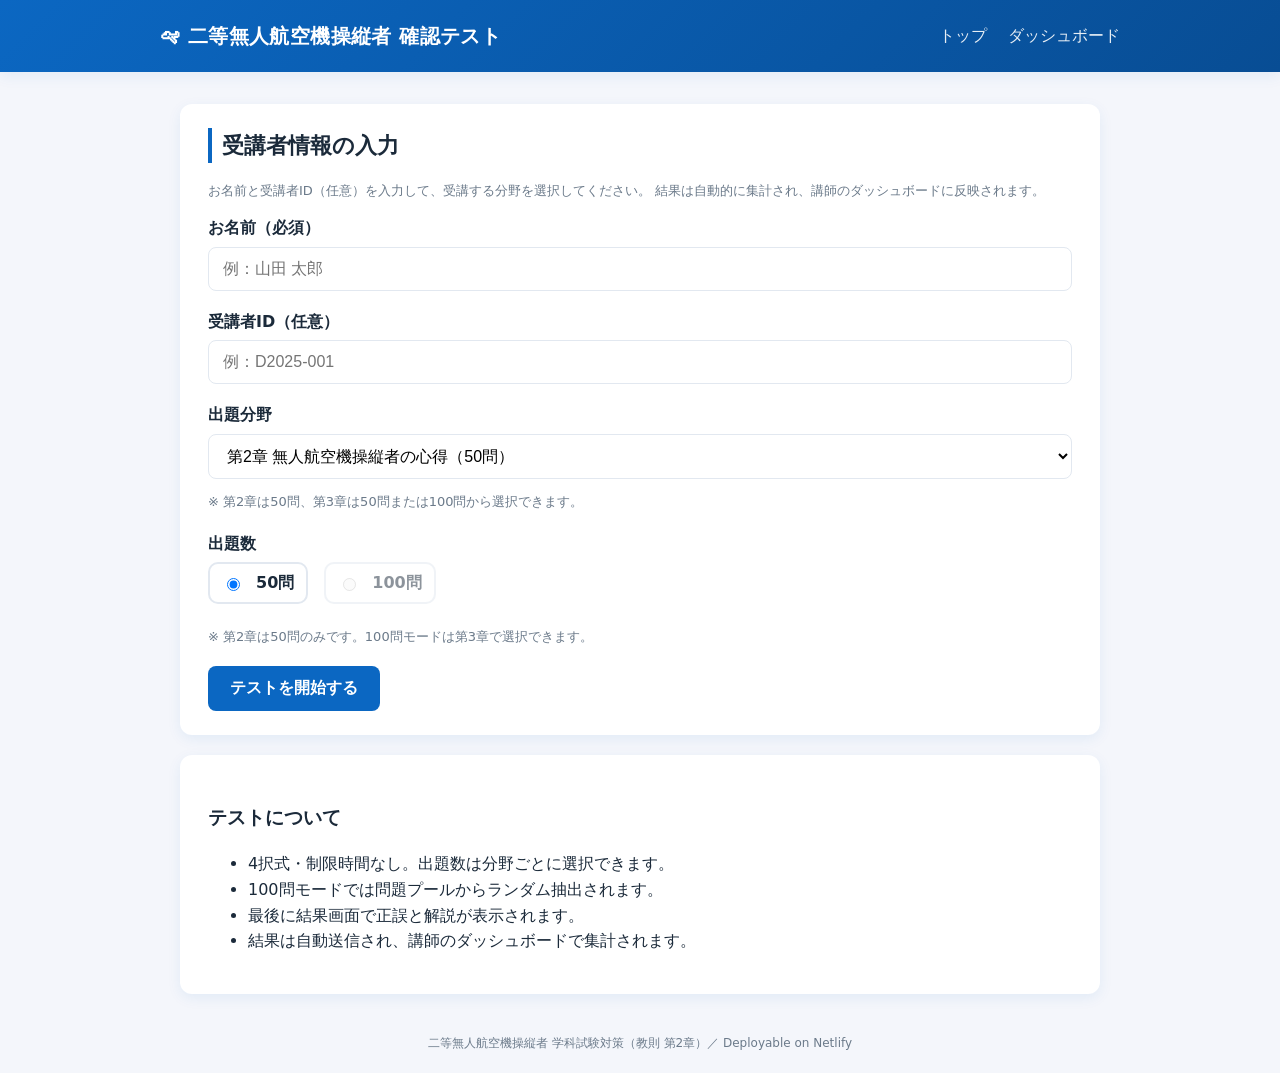
<file: index.html>
<!DOCTYPE html>
<html lang="ja">
<head>
  <meta charset="UTF-8">
  <meta name="viewport" content="width=device-width, initial-scale=1.0">
  <title>二等無人航空機操縦者 確認テスト</title>
  <link rel="stylesheet" href="/assets/css/styles.css">
</head>
<body>
  <header class="site-header">
    <div class="inner">
      <h1>🛩 二等無人航空機操縦者 確認テスト</h1>
      <nav>
        <a href="/">トップ</a>
        <a href="/dashboard.html">ダッシュボード</a>
      </nav>
    </div>
  </header>

  <main class="container">
    <div class="card">
      <h2>受講者情報の入力</h2>
      <p class="muted">
        お名前と受講者ID（任意）を入力して、受講する分野を選択してください。
        結果は自動的に集計され、講師のダッシュボードに反映されます。
      </p>

      <form id="start-form" autocomplete="off">
        <div class="form-row">
          <label for="name">お名前（必須）</label>
          <input class="input" type="text" id="name" required maxlength="40" placeholder="例：山田 太郎">
        </div>
        <div class="form-row">
          <label for="student_id">受講者ID（任意）</label>
          <input class="input" type="text" id="student_id" maxlength="30" placeholder="例：D2025-001">
        </div>
        <div class="form-row">
          <label for="chapter">出題分野</label>
          <select id="chapter">
            <option value="chapter2" selected>第2章 無人航空機操縦者の心得（50問）</option>
            <option value="chapter3">第3章 無人航空機に関する規則（最大100問）</option>
          </select>
          <p class="muted" id="chapter-hint">※ 第2章は50問、第3章は50問または100問から選択できます。</p>
        </div>
        <div class="form-row" id="count-row">
          <label>出題数</label>
          <div style="display:flex;gap:16px;align-items:center;flex-wrap:wrap">
            <label class="choice" style="display:inline-flex;align-items:center;gap:6px;padding:6px 12px">
              <input type="radio" name="count" value="50" checked> 50問
            </label>
            <label class="choice" id="count-100-label" style="display:inline-flex;align-items:center;gap:6px;padding:6px 12px">
              <input type="radio" name="count" value="100" id="count-100"> 100問
            </label>
          </div>
          <p class="muted" id="count-hint">※ 100問モードはランダム抽出です（第3章のみ選択可能）。</p>
        </div>

        <button type="submit" class="btn">テストを開始する</button>
      </form>
    </div>

    <div class="card">
      <h3>テストについて</h3>
      <ul>
        <li>4択式・制限時間なし。出題数は分野ごとに選択できます。</li>
        <li>100問モードでは問題プールからランダム抽出されます。</li>
        <li>最後に結果画面で正誤と解説が表示されます。</li>
        <li>結果は自動送信され、講師のダッシュボードで集計されます。</li>
      </ul>
    </div>
  </main>

  <!--
    Netlify Forms 検知用の隠しフォーム。
    ビルド時にこの form が Netlify にスキャンされ、Forms として登録される。
    JS 側では fetch で同名フォームに application/x-www-form-urlencoded で POST する。
  -->
  <form name="quiz-results" data-netlify="true" netlify-honeypot="bot-field" hidden>
    <input type="text" name="bot-field">
    <input type="text" name="name">
    <input type="text" name="student_id">
    <input type="text" name="chapter">
    <input type="text" name="count">
    <input type="text" name="score">
    <input type="text" name="total">
    <input type="text" name="percentage">
    <input type="text" name="duration_sec">
    <input type="text" name="submitted_at">
    <textarea name="details"></textarea>
  </form>

  <footer>
    二等無人航空機操縦者 学科試験対策（教則 第2章）／ Deployable on Netlify
  </footer>

  <script src="/assets/js/common.js"></script>
  <script>
    var chapterSel = document.getElementById('chapter');
    var count100Input = document.getElementById('count-100');
    var count100Label = document.getElementById('count-100-label');
    var countHint = document.getElementById('count-hint');

    // 章ごとに 100 問モードの可否を切り替える
    function updateCountUI() {
      var ch = chapterSel.value;
      if (ch === 'chapter3') {
        count100Input.disabled = false;
        count100Label.style.opacity = '1';
        count100Label.style.cursor = 'pointer';
        countHint.textContent = '※ 100問モードはランダム抽出です（第3章のみ選択可能）。';
      } else {
        // 第2章は50問のみ
        count100Input.disabled = true;
        count100Input.checked = false;
        document.querySelector('input[name=count][value="50"]').checked = true;
        count100Label.style.opacity = '0.5';
        count100Label.style.cursor = 'not-allowed';
        countHint.textContent = '※ 第2章は50問のみです。100問モードは第3章で選択できます。';
      }
    }
    chapterSel.addEventListener('change', updateCountUI);
    updateCountUI();

    document.getElementById('start-form').addEventListener('submit', function(e) {
      e.preventDefault();
      var name = document.getElementById('name').value.trim();
      var sid  = document.getElementById('student_id').value.trim();
      var chapter = chapterSel.value;
      var countEl = document.querySelector('input[name=count]:checked');
      var count = countEl ? countEl.value : '50';
      if (!name) return;
      DroneQuiz.saveSession({ name: name, student_id: sid, chapter: chapter, count: count });
      window.location.href = '/quiz.html?chapter=' + encodeURIComponent(chapter)
        + '&count=' + encodeURIComponent(count);
    });
  </script>
</body>
</html>
</file>
<file: assets/css/styles.css>
:root {
  --primary: #0b67c2;
  --primary-dark: #084d94;
  --accent: #f6a100;
  --bg: #f4f6fb;
  --card: #ffffff;
  --text: #1b2a3a;
  --muted: #6b7a8a;
  --danger: #d7263d;
  --success: #1ea672;
  --border: #e2e8f0;
  --radius: 12px;
  --shadow: 0 4px 14px rgba(11, 103, 194, 0.08);
}

* { box-sizing: border-box; }
html, body { margin: 0; padding: 0; }
body {
  font-family: "Hiragino Sans", "Yu Gothic UI", "Meiryo", system-ui, -apple-system, "Segoe UI", sans-serif;
  background: var(--bg);
  color: var(--text);
  line-height: 1.6;
  -webkit-font-smoothing: antialiased;
}

.site-header {
  background: linear-gradient(135deg, var(--primary) 0%, var(--primary-dark) 100%);
  color: #fff;
  padding: 20px 24px;
  box-shadow: var(--shadow);
}
.site-header .inner {
  max-width: 960px;
  margin: 0 auto;
  display: flex;
  align-items: center;
  justify-content: space-between;
  gap: 16px;
  flex-wrap: wrap;
}
.site-header h1 {
  margin: 0;
  font-size: 20px;
  letter-spacing: 0.02em;
}
.site-header nav a {
  color: #fff;
  margin-left: 16px;
  text-decoration: none;
  opacity: 0.9;
}
.site-header nav a:hover { opacity: 1; text-decoration: underline; }

.container {
  max-width: 960px;
  margin: 32px auto;
  padding: 0 20px;
}

.card {
  background: var(--card);
  border-radius: var(--radius);
  padding: 24px 28px;
  box-shadow: var(--shadow);
  margin-bottom: 20px;
}

h2 {
  margin-top: 0;
  font-size: 22px;
  border-left: 4px solid var(--primary);
  padding-left: 10px;
}
h3 { margin-top: 24px; }

.btn {
  display: inline-block;
  background: var(--primary);
  color: #fff;
  padding: 12px 22px;
  border: none;
  border-radius: 8px;
  font-size: 16px;
  font-weight: 600;
  cursor: pointer;
  text-decoration: none;
  transition: all 0.15s;
}
.btn:hover { background: var(--primary-dark); transform: translateY(-1px); }
.btn:disabled { opacity: 0.45; cursor: not-allowed; transform: none; }
.btn-secondary {
  background: #fff;
  color: var(--primary);
  border: 2px solid var(--primary);
}
.btn-secondary:hover { background: var(--primary); color: #fff; }
.btn-outline {
  background: transparent;
  color: var(--muted);
  border: 1px solid var(--border);
}

.input, select {
  width: 100%;
  padding: 12px 14px;
  border: 1px solid var(--border);
  border-radius: 8px;
  font-size: 16px;
  background: #fff;
}
.input:focus, select:focus { outline: 2px solid var(--primary); outline-offset: 1px; }
label { font-weight: 600; display: block; margin-bottom: 6px; }
.form-row { margin-bottom: 18px; }

.section-badge {
  display: inline-block;
  background: var(--accent);
  color: #fff;
  font-size: 12px;
  padding: 3px 10px;
  border-radius: 999px;
  margin-right: 8px;
  font-weight: 600;
}

/* ---- Quiz ---- */
.quiz-progress {
  display: flex;
  justify-content: space-between;
  font-size: 14px;
  color: var(--muted);
  margin-bottom: 12px;
}
.progress-bar {
  height: 8px;
  background: var(--border);
  border-radius: 999px;
  overflow: hidden;
  margin-bottom: 20px;
}
.progress-bar > span {
  display: block;
  height: 100%;
  background: linear-gradient(90deg, var(--primary), var(--accent));
  transition: width 0.25s;
}
.question-text {
  font-size: 18px;
  font-weight: 600;
  margin: 12px 0 20px;
}
.choice {
  display: block;
  padding: 14px 16px;
  border: 2px solid var(--border);
  border-radius: 10px;
  margin-bottom: 10px;
  cursor: pointer;
  background: #fff;
  transition: all 0.12s;
}
.choice:hover { border-color: var(--primary); background: #f0f7ff; }
.choice input { margin-right: 10px; }
.choice.selected { border-color: var(--primary); background: #eaf3ff; }
.choice.correct { border-color: var(--success); background: #e8f7f0; }
.choice.incorrect { border-color: var(--danger); background: #fcecef; }

.quiz-actions {
  display: flex;
  justify-content: space-between;
  margin-top: 20px;
  gap: 10px;
  flex-wrap: wrap;
}

/* ---- Results ---- */
.score-hero {
  display: flex;
  align-items: center;
  gap: 24px;
  flex-wrap: wrap;
}
.score-circle {
  width: 130px;
  height: 130px;
  border-radius: 50%;
  display: flex;
  flex-direction: column;
  align-items: center;
  justify-content: center;
  color: #fff;
  font-weight: 700;
  background: conic-gradient(var(--primary) var(--pct, 0%), #e3ecf6 0);
  position: relative;
}
.score-circle::before {
  content: "";
  position: absolute;
  inset: 10px;
  background: #fff;
  border-radius: 50%;
}
.score-circle > * { position: relative; color: var(--text); }
.score-big { font-size: 30px; }
.score-small { font-size: 12px; color: var(--muted); }

.result-list { margin: 0; padding: 0; list-style: none; }
.result-item {
  border-top: 1px solid var(--border);
  padding: 14px 0;
}
.result-item:first-child { border-top: none; }
.result-item .q {
  font-weight: 600;
  margin-bottom: 4px;
}
.tag-correct { color: var(--success); font-weight: 700; }
.tag-incorrect { color: var(--danger); font-weight: 700; }

/* ---- Dashboard ---- */
.tabs {
  display: flex;
  gap: 4px;
  border-bottom: 1px solid var(--border);
  margin-bottom: 20px;
  flex-wrap: wrap;
}
.tab {
  padding: 10px 16px;
  cursor: pointer;
  font-weight: 600;
  color: var(--muted);
  border-bottom: 3px solid transparent;
}
.tab.active { color: var(--primary); border-color: var(--primary); }

.stat-row {
  display: grid;
  grid-template-columns: repeat(auto-fit, minmax(160px, 1fr));
  gap: 14px;
  margin-bottom: 24px;
}
.stat {
  background: linear-gradient(135deg, #fff, #f0f6ff);
  padding: 16px;
  border-radius: 10px;
  border: 1px solid var(--border);
}
.stat .num { font-size: 26px; font-weight: 700; color: var(--primary); }
.stat .label { font-size: 12px; color: var(--muted); }

table {
  width: 100%;
  border-collapse: collapse;
  font-size: 14px;
}
th, td {
  text-align: left;
  padding: 10px 12px;
  border-bottom: 1px solid var(--border);
}
th { background: #f7f9fc; font-weight: 600; color: var(--muted); }
tr:hover td { background: #f7f9fc; }

.bar {
  display: inline-block;
  height: 8px;
  background: linear-gradient(90deg, var(--primary), var(--accent));
  border-radius: 999px;
  vertical-align: middle;
  min-width: 4px;
}
.bar-wrap {
  background: var(--border);
  border-radius: 999px;
  height: 8px;
  overflow: hidden;
  width: 100%;
}
.bar-wrap > span {
  display: block;
  height: 100%;
  background: linear-gradient(90deg, var(--primary), var(--accent));
}

.muted { color: var(--muted); font-size: 13px; }
.flex { display: flex; gap: 10px; align-items: center; flex-wrap: wrap; }
.right { text-align: right; }
.hidden { display: none !important; }

footer {
  max-width: 960px;
  margin: 40px auto 20px;
  text-align: center;
  color: var(--muted);
  font-size: 12px;
  padding: 0 20px;
}

@media (max-width: 640px) {
  .site-header h1 { font-size: 17px; }
  .container { margin: 20px auto; }
  .card { padding: 18px 18px; }
  .question-text { font-size: 16px; }
}
</file>
